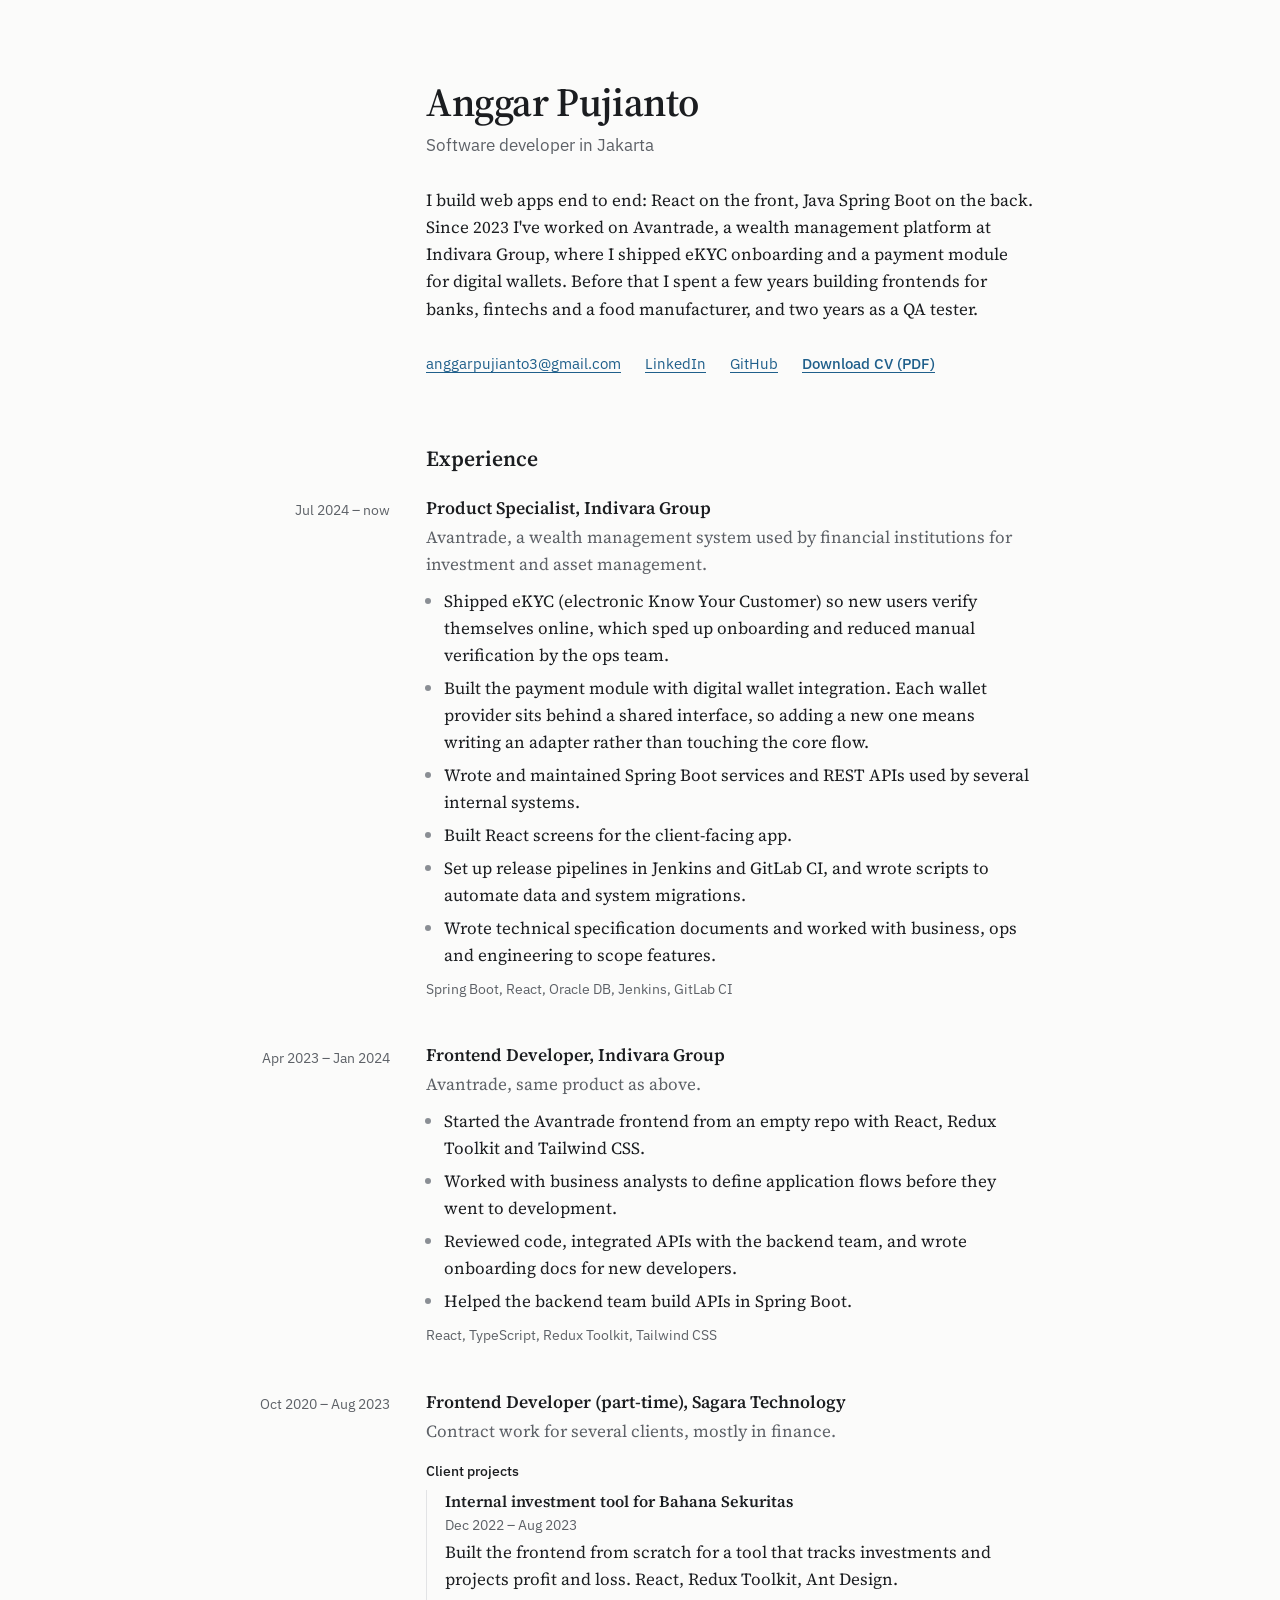
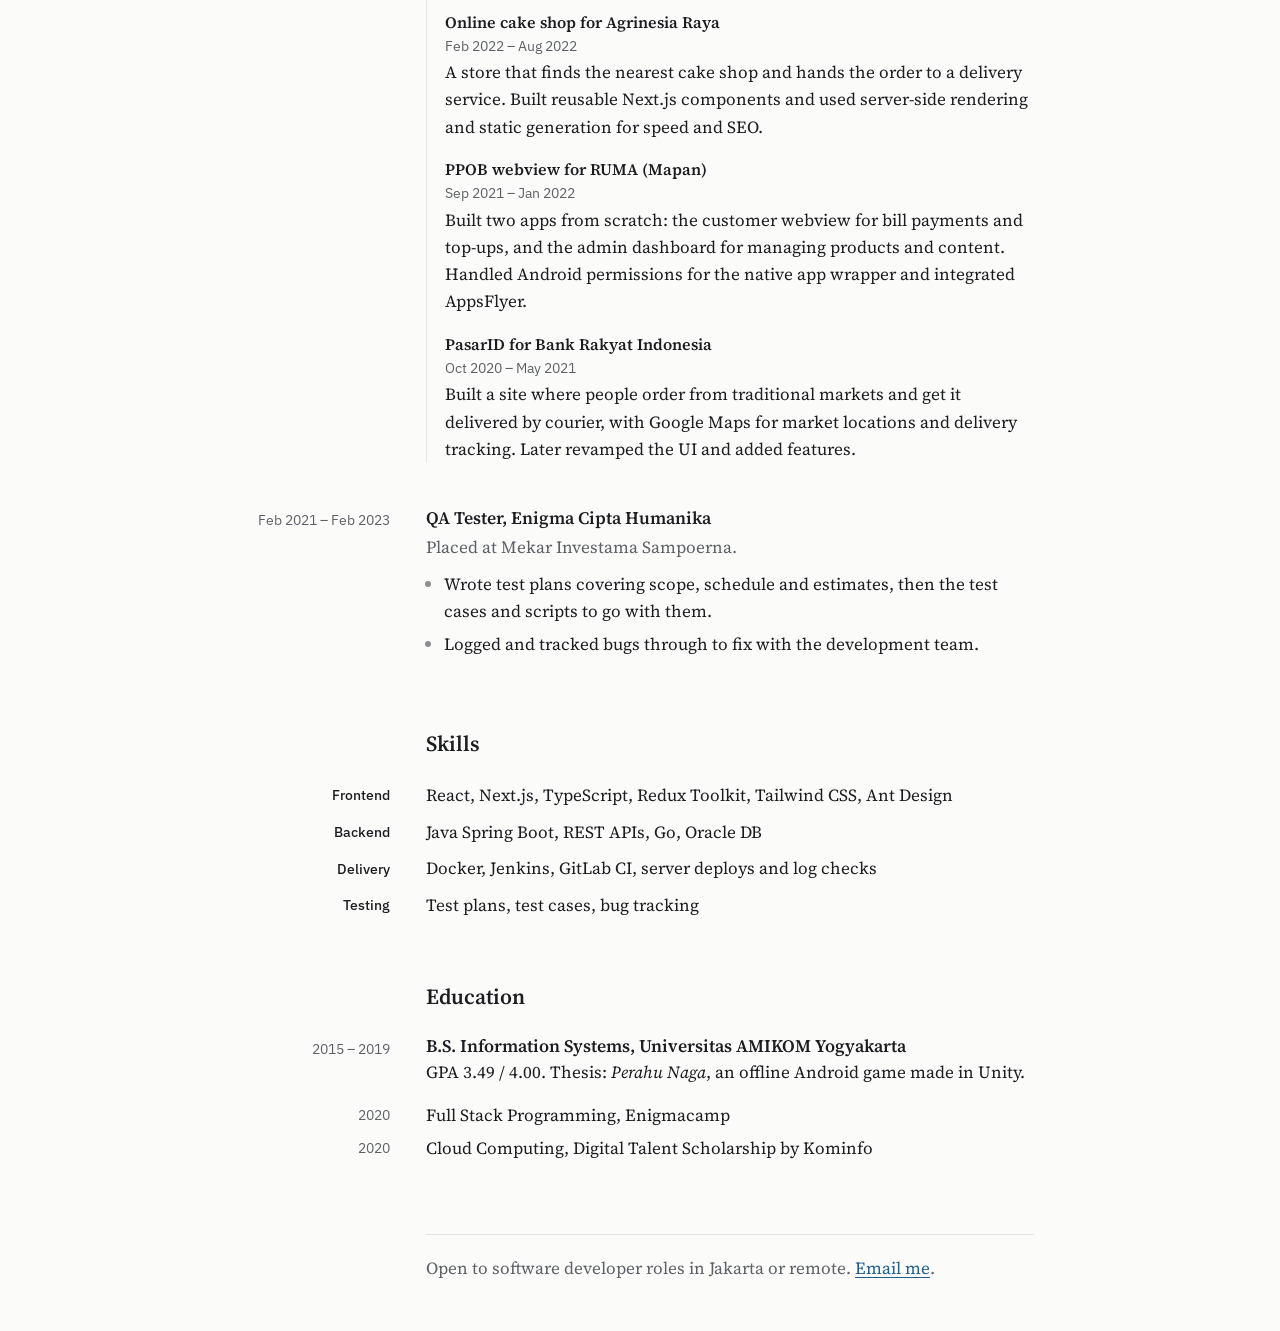
<file: index.html>
<!doctype html>
<html lang="en">
<head>
  <meta charset="utf-8">
  <meta name="viewport" content="width=device-width, initial-scale=1">
  <title>Anggar Pujianto · Software Developer</title>
  <meta name="description" content="Anggar Pujianto, software developer in Jakarta. React and Spring Boot, mostly on wealth management and payment systems.">
  <link rel="canonical" href="https://anggaaaaaaaaaaar.github.io/portfolio/">
  <link rel="icon" href="assets/favicon.svg" type="image/svg+xml">
  <meta property="og:type" content="website">
  <meta property="og:title" content="Anggar Pujianto · Software Developer">
  <meta property="og:description" content="Software developer in Jakarta. React and Spring Boot, mostly on wealth management and payment systems.">
  <meta property="og:url" content="https://anggaaaaaaaaaaar.github.io/portfolio/">
  <meta property="og:image" content="https://anggaaaaaaaaaaar.github.io/portfolio/assets/og.png">
  <meta property="og:image:width" content="1200">
  <meta property="og:image:height" content="630">
  <meta name="twitter:card" content="summary_large_image">
  <link rel="preconnect" href="https://fonts.googleapis.com">
  <link rel="preconnect" href="https://fonts.gstatic.com" crossorigin>
  <link rel="stylesheet" href="https://fonts.googleapis.com/css2?family=IBM+Plex+Sans:wght@400;500;600&family=Source+Serif+4:ital,opsz,wght@0,8..60,400;0,8..60,600;1,8..60,400&display=swap">
  <link rel="stylesheet" href="assets/style.css">
</head>
<body>
  <header class="intro">
    <h1>Anggar Pujianto</h1>
    <p class="role">Software developer in Jakarta</p>
    <p>
      I build web apps end to end: React on the front, Java Spring Boot on the back.
      Since 2023 I've worked on Avantrade, a wealth management platform at Indivara Group,
      where I shipped eKYC onboarding and a payment module for digital wallets.
      Before that I spent a few years building frontends for banks, fintechs and a food
      manufacturer, and two years as a QA tester.
    </p>
    <ul class="links">
      <li><a href="mailto:anggarpujianto3@gmail.com">anggarpujianto3@gmail.com</a></li>
      <li><a href="https://www.linkedin.com/in/anggar-pujianto-511569275" data-print="linkedin.com/in/anggar-pujianto-511569275">LinkedIn</a></li>
      <li><a href="https://github.com/anggaaaaaaaaaaar" data-print="github.com/anggaaaaaaaaaaar">GitHub</a></li>
      <li class="cv"><a href="assets/Anggar-Pujianto-CV.pdf" download>Download CV (PDF)</a></li>
    </ul>
  </header>

  <main>
    <section aria-labelledby="exp">
      <h2 id="exp">Experience</h2>

      <article class="row job">
        <p class="when">Jul 2024 – now</p>
        <div>
          <h3>Product Specialist, Indivara Group</h3>
          <p class="what">Avantrade, a wealth management system used by financial institutions for investment and asset management.</p>
          <ul>
            <li>Shipped eKYC (electronic Know Your Customer) so new users verify themselves online, which sped up onboarding and reduced manual verification by the ops team.</li>
            <li>Built the payment module with digital wallet integration. Each wallet provider sits behind a shared interface, so adding a new one means writing an adapter rather than touching the core flow.</li>
            <li>Wrote and maintained Spring Boot services and REST APIs used by several internal systems.</li>
            <li>Built React screens for the client-facing app.</li>
            <li>Set up release pipelines in Jenkins and GitLab CI, and wrote scripts to automate data and system migrations.</li>
            <li>Wrote technical specification documents and worked with business, ops and engineering to scope features.</li>
          </ul>
          <p class="stack">Spring Boot, React, Oracle DB, Jenkins, GitLab CI</p>
        </div>
      </article>

      <article class="row job">
        <p class="when">Apr 2023 – Jan 2024</p>
        <div>
          <h3>Frontend Developer, Indivara Group</h3>
          <p class="what">Avantrade, same product as above.</p>
          <ul>
            <li>Started the Avantrade frontend from an empty repo with React, Redux Toolkit and Tailwind CSS.</li>
            <li>Worked with business analysts to define application flows before they went to development.</li>
            <li>Reviewed code, integrated APIs with the backend team, and wrote onboarding docs for new developers.</li>
            <li>Helped the backend team build APIs in Spring Boot.</li>
          </ul>
          <p class="stack">React, TypeScript, Redux Toolkit, Tailwind CSS</p>
        </div>
      </article>

      <article class="row job">
        <p class="when">Oct 2020 – Aug 2023</p>
        <div>
          <h3>Frontend Developer (part-time), Sagara Technology</h3>
          <p class="what">Contract work for several clients, mostly in finance.</p>
          <p class="sub">Client projects</p>
          <ul class="projects">
            <li>
              <h4>Internal investment tool for Bahana Sekuritas</h4>
              <p class="when">Dec 2022 – Aug 2023</p>
              <p>Built the frontend from scratch for a tool that tracks investments and projects profit and loss. React, Redux Toolkit, Ant Design.</p>
            </li>
            <li>
              <h4>Online cake shop for Agrinesia Raya</h4>
              <p class="when">Feb 2022 – Aug 2022</p>
              <p>A store that finds the nearest cake shop and hands the order to a delivery service. Built reusable Next.js components and used server-side rendering and static generation for speed and SEO.</p>
            </li>
            <li>
              <h4>PPOB webview for RUMA (Mapan)</h4>
              <p class="when">Sep 2021 – Jan 2022</p>
              <p>Built two apps from scratch: the customer webview for bill payments and top-ups, and the admin dashboard for managing products and content. Handled Android permissions for the native app wrapper and integrated AppsFlyer.</p>
            </li>
            <li>
              <h4>PasarID for Bank Rakyat Indonesia</h4>
              <p class="when">Oct 2020 – May 2021</p>
              <p>Built a site where people order from traditional markets and get it delivered by courier, with Google Maps for market locations and delivery tracking. Later revamped the UI and added features.</p>
            </li>
          </ul>
        </div>
      </article>

      <article class="row job">
        <p class="when">Feb 2021 – Feb 2023</p>
        <div>
          <h3>QA Tester, Enigma Cipta Humanika</h3>
          <p class="what">Placed at Mekar Investama Sampoerna.</p>
          <ul>
            <li>Wrote test plans covering scope, schedule and estimates, then the test cases and scripts to go with them.</li>
            <li>Logged and tracked bugs through to fix with the development team.</li>
          </ul>
        </div>
      </article>
    </section>

    <section aria-labelledby="skills">
      <h2 id="skills">Skills</h2>
      <dl class="skills">
        <div class="row"><dt>Frontend</dt><dd>React, Next.js, TypeScript, Redux Toolkit, Tailwind CSS, Ant Design</dd></div>
        <div class="row"><dt>Backend</dt><dd>Java Spring Boot, REST APIs, Go, Oracle DB</dd></div>
        <div class="row"><dt>Delivery</dt><dd>Docker, Jenkins, GitLab CI, server deploys and log checks</dd></div>
        <div class="row"><dt>Testing</dt><dd>Test plans, test cases, bug tracking</dd></div>
      </dl>
    </section>

    <section aria-labelledby="edu">
      <h2 id="edu">Education</h2>
      <div class="row degree">
        <p class="when">2015 – 2019</p>
        <div>
          <h3>B.S. Information Systems, Universitas AMIKOM Yogyakarta</h3>
          <p>GPA 3.49 / 4.00. Thesis: <i>Perahu Naga</i>, an offline Android game made in Unity.</p>
        </div>
      </div>
      <div class="row course">
        <p class="when">2020</p>
        <p>Full Stack Programming, Enigmacamp</p>
      </div>
      <div class="row course">
        <p class="when">2020</p>
        <p>Cloud Computing, Digital Talent Scholarship by Kominfo</p>
      </div>
    </section>
  </main>

  <footer>
    <p>Open to software developer roles in Jakarta or remote. <a href="mailto:anggarpujianto3@gmail.com">Email me</a>.</p>
  </footer>
</body>
</html>
</file>
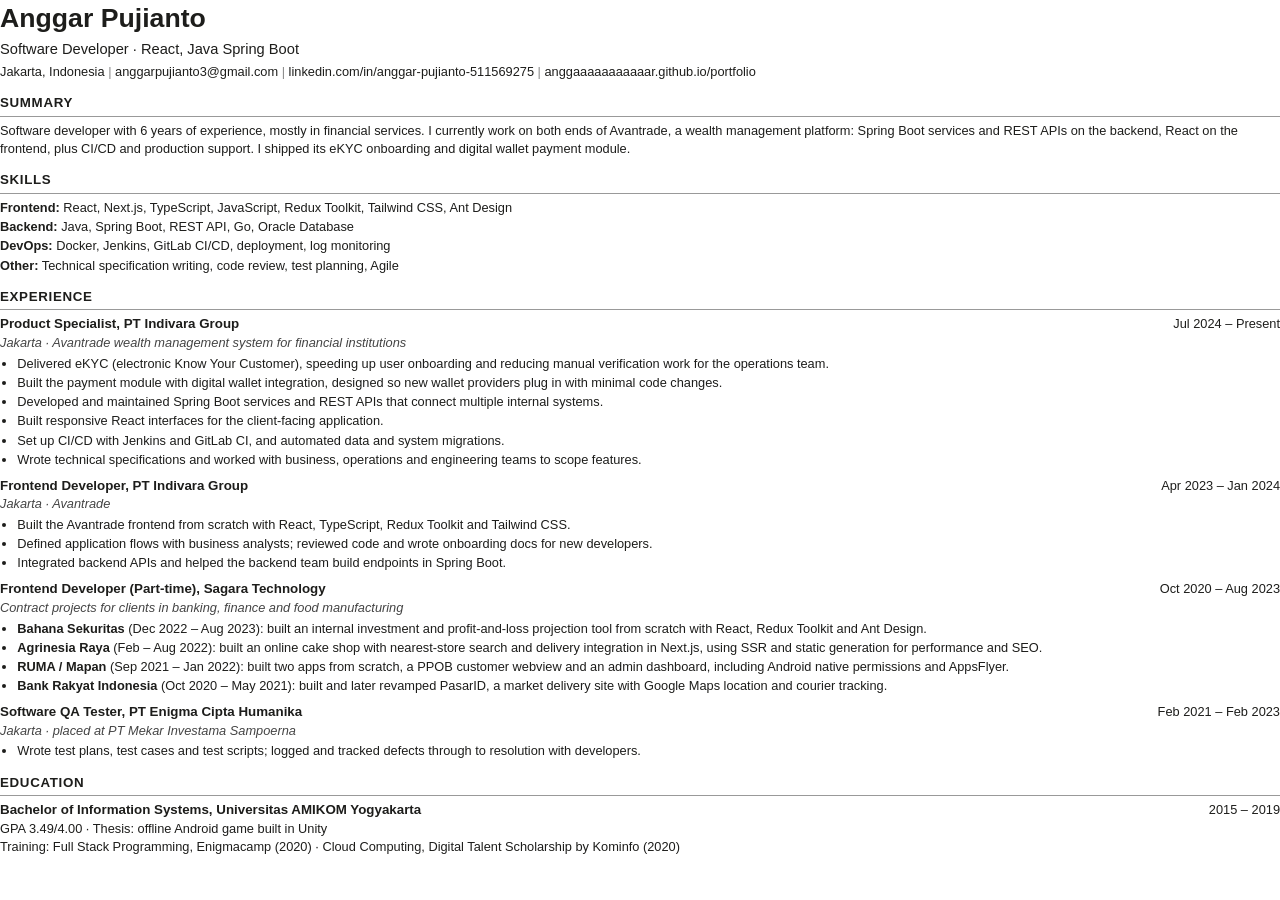
<file: cv.html>
<!doctype html>
<html lang="en">
<head>
  <meta charset="utf-8">
  <title>Anggar Pujianto - CV</title>
  <meta name="robots" content="noindex">
  <!-- Source for assets/Anggar-Pujianto-CV.pdf. Kept to one column and plain
       headings so applicant tracking systems read it in order. -->
  <style>
    @page { size: A4; margin: 13mm 15mm; }
    * { box-sizing: border-box; }
    body {
      margin: 0;
      color: #1d1d1b;
      font: 9.6pt/1.4 Arial, "Helvetica Neue", Helvetica, sans-serif;
    }
    h1 { font-size: 20pt; margin: 0; }
    .title { font-size: 11pt; margin: 1pt 0 3pt; }
    .contact { margin: 0; }
    .contact span + span::before { content: " | "; color: #888; }
    a { color: inherit; text-decoration: none; }
    h2 {
      font-size: 10pt;
      text-transform: uppercase;
      letter-spacing: .05em;
      margin: 10pt 0 4pt;
      padding-bottom: 2pt;
      border-bottom: 1px solid #999;
    }
    p { margin: 0; }
    .row { display: flex; justify-content: space-between; gap: 8pt; }
    h3 { font-size: 10pt; margin: 0; }
    .date { white-space: nowrap; }
    .job { margin-bottom: 6pt; break-inside: avoid; }
    .sub { font-style: italic; color: #444; }
    ul { margin: 2pt 0 0; padding-left: 13pt; }
    li { margin-bottom: 1pt; }
    .skills p { margin-bottom: 1pt; }
  </style>
</head>
<body>
  <h1>Anggar Pujianto</h1>
  <p class="title">Software Developer · React, Java Spring Boot</p>
  <p class="contact">
    <span>Jakarta, Indonesia</span>
    <span class="phone" hidden></span>
    <span><a href="mailto:anggarpujianto3@gmail.com">anggarpujianto3@gmail.com</a></span>
    <span><a href="https://www.linkedin.com/in/anggar-pujianto-511569275">linkedin.com/in/anggar-pujianto-511569275</a></span>
    <span><a href="https://anggaaaaaaaaaaar.github.io/portfolio/">anggaaaaaaaaaaar.github.io/portfolio</a></span>
  </p>

  <h2>Summary</h2>
  <p>
    Software developer with 6 years of experience, mostly in financial services. I currently work on
    both ends of Avantrade, a wealth management platform: Spring Boot services and REST APIs on the
    backend, React on the frontend, plus CI/CD and production support. I shipped its eKYC onboarding
    and digital wallet payment module.
  </p>

  <h2>Skills</h2>
  <div class="skills">
    <p><b>Frontend:</b> React, Next.js, TypeScript, JavaScript, Redux Toolkit, Tailwind CSS, Ant Design</p>
    <p><b>Backend:</b> Java, Spring Boot, REST API, Go, Oracle Database</p>
    <p><b>DevOps:</b> Docker, Jenkins, GitLab CI/CD, deployment, log monitoring</p>
    <p><b>Other:</b> Technical specification writing, code review, test planning, Agile</p>
  </div>

  <h2>Experience</h2>

  <div class="job">
    <div class="row"><h3>Product Specialist, PT Indivara Group</h3><span class="date">Jul 2024 – Present</span></div>
    <p class="sub">Jakarta · Avantrade wealth management system for financial institutions</p>
    <ul>
      <li>Delivered eKYC (electronic Know Your Customer), speeding up user onboarding and reducing manual verification work for the operations team.</li>
      <li>Built the payment module with digital wallet integration, designed so new wallet providers plug in with minimal code changes.</li>
      <li>Developed and maintained Spring Boot services and REST APIs that connect multiple internal systems.</li>
      <li>Built responsive React interfaces for the client-facing application.</li>
      <li>Set up CI/CD with Jenkins and GitLab CI, and automated data and system migrations.</li>
      <li>Wrote technical specifications and worked with business, operations and engineering teams to scope features.</li>
    </ul>
  </div>

  <div class="job">
    <div class="row"><h3>Frontend Developer, PT Indivara Group</h3><span class="date">Apr 2023 – Jan 2024</span></div>
    <p class="sub">Jakarta · Avantrade</p>
    <ul>
      <li>Built the Avantrade frontend from scratch with React, TypeScript, Redux Toolkit and Tailwind CSS.</li>
      <li>Defined application flows with business analysts; reviewed code and wrote onboarding docs for new developers.</li>
      <li>Integrated backend APIs and helped the backend team build endpoints in Spring Boot.</li>
    </ul>
  </div>

  <div class="job">
    <div class="row"><h3>Frontend Developer (Part-time), Sagara Technology</h3><span class="date">Oct 2020 – Aug 2023</span></div>
    <p class="sub">Contract projects for clients in banking, finance and food manufacturing</p>
    <ul>
      <li><b>Bahana Sekuritas</b> (Dec 2022 – Aug 2023): built an internal investment and profit-and-loss projection tool from scratch with React, Redux Toolkit and Ant Design.</li>
      <li><b>Agrinesia Raya</b> (Feb – Aug 2022): built an online cake shop with nearest-store search and delivery integration in Next.js, using SSR and static generation for performance and SEO.</li>
      <li><b>RUMA / Mapan</b> (Sep 2021 – Jan 2022): built two apps from scratch, a PPOB customer webview and an admin dashboard, including Android native permissions and AppsFlyer.</li>
      <li><b>Bank Rakyat Indonesia</b> (Oct 2020 – May 2021): built and later revamped PasarID, a market delivery site with Google Maps location and courier tracking.</li>
    </ul>
  </div>

  <div class="job">
    <div class="row"><h3>Software QA Tester, PT Enigma Cipta Humanika</h3><span class="date">Feb 2021 – Feb 2023</span></div>
    <p class="sub">Jakarta · placed at PT Mekar Investama Sampoerna</p>
    <ul>
      <li>Wrote test plans, test cases and test scripts; logged and tracked defects through to resolution with developers.</li>
    </ul>
  </div>

  <h2>Education</h2>
  <div class="row"><h3>Bachelor of Information Systems, Universitas AMIKOM Yogyakarta</h3><span class="date">2015 – 2019</span></div>
  <p>GPA 3.49/4.00 · Thesis: offline Android game built in Unity</p>
  <p>Training: Full Stack Programming, Enigmacamp (2020) · Cloud Computing, Digital Talent Scholarship by Kominfo (2020)</p>
</body>
</html>
</file>
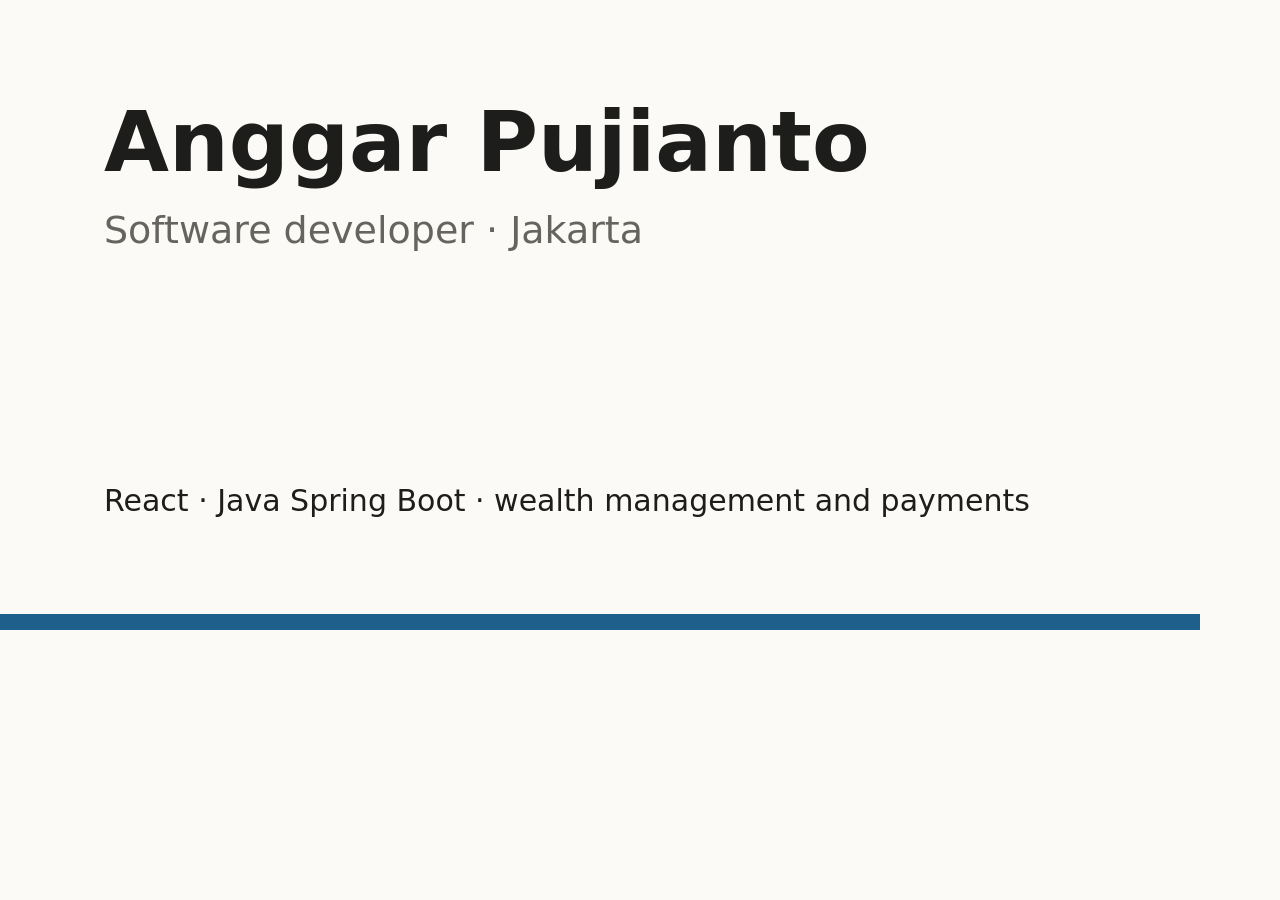
<file: scripts/og.html>
<!doctype html>
<html>
<head>
<meta charset="utf-8">
<style>
  html, body { margin: 0; width: 1200px; height: 630px; }
  body {
    box-sizing: border-box;
    padding: 96px 104px;
    background: #fbfaf7;
    color: #1d1d1b;
    font-family: system-ui, -apple-system, "Segoe UI", Roboto, sans-serif;
    display: flex;
    flex-direction: column;
    justify-content: space-between;
    border-bottom: 16px solid #1f5f8b;
  }
  h1 { font-size: 84px; margin: 0; line-height: 1.1; }
  p { margin: 20px 0 0; font-size: 38px; color: #66645e; }
  .stack { font-size: 30px; color: #1d1d1b; }
</style>
</head>
<body>
  <div>
    <h1>Anggar Pujianto</h1>
    <p>Software developer · Jakarta</p>
  </div>
  <p class="stack">React · Java Spring Boot · wealth management and payments</p>
</body>
</html>
</file>
<file: assets/style.css>
:root {
  --bg: #fbfbfa;
  --text: #1b1d20;
  --muted: #5d6167;
  --faint: #8a8e94;
  --line: #e2e3e5;
  --link: #1f5f8b;
  --rail: 9rem;
  --gap: 2.25rem;
  --serif: "Source Serif 4", Charter, "Iowan Old Style", Georgia, serif;
  --sans: "IBM Plex Sans", system-ui, -apple-system, "Segoe UI", Roboto, sans-serif;
  color-scheme: light dark;
}

@media (prefers-color-scheme: dark) {
  :root {
    --bg: #141517;
    --text: #e4e5e7;
    --muted: #a2a6ac;
    --faint: #767a80;
    --line: #2b2d31;
    --link: #8cc3e8;
  }
}

* { box-sizing: border-box; }

body {
  margin: 0 auto;
  max-width: calc(var(--rail) + var(--gap) + 38rem + 2.5rem);
  padding: 5rem 1.25rem 3rem;
  background: var(--bg);
  color: var(--text);
  font: 17px/1.6 var(--serif);
  font-optical-sizing: auto;
  -webkit-text-size-adjust: 100%;
}

h1, h2, h3, h4 { font-family: var(--serif); font-weight: 600; }
.role, .when, .stack, .links, dt { font-family: var(--sans); }

h1 { font-size: 2.5rem; line-height: 1.1; letter-spacing: -.01em; margin: 0; }
h2 { font-size: 1.35rem; line-height: 1.3; margin: 4rem 0 1.5rem; }
h3 { font-size: 1.1rem; line-height: 1.35; margin: 0; }
h4 { font-size: 1rem; line-height: 1.4; margin: 0 0 .15rem; }

p { margin: 0; }

a { color: var(--link); text-decoration-thickness: 1px; text-underline-offset: 3px; }
a:hover { text-decoration-thickness: 2px; }
a:focus-visible { outline: 2px solid var(--link); outline-offset: 3px; border-radius: 2px; }

.intro > p:not(.role) { max-width: 38rem; }
.role { color: var(--muted); font-size: 1.05rem; margin: .5rem 0 1.75rem; }

.links {
  list-style: none;
  padding: 0;
  margin: 1.75rem 0 0;
  display: flex;
  flex-wrap: wrap;
  gap: .5rem 1.5rem;
  font-size: .95rem;
}
.links .cv a { font-weight: 500; }

/* Each entry: date (or label) on the left rail, content on the right. */
.row {
  display: grid;
  grid-template-columns: var(--rail) minmax(0, 1fr);
  column-gap: var(--gap);
}
.when, dt {
  margin: 0;
  padding-top: .2rem;
  text-align: right;
  font-size: .85rem;
  line-height: 1.5;
  color: var(--muted);
  font-variant-numeric: tabular-nums;
  white-space: nowrap;
}

.job { margin-bottom: 2.75rem; }
.what { color: var(--muted); margin: .2rem 0 .6rem; }

ul { padding-left: 1.15rem; margin: .5rem 0; }
li { margin-bottom: .35rem; }
li::marker { color: var(--faint); }

.stack { font-size: .85rem; color: var(--muted); margin-top: .6rem; }

/* Sagara: one employer, several client projects grouped under it. */
.sub { font-family: var(--sans); font-size: .85rem; font-weight: 500; margin: 1rem 0 .5rem; }
.projects { list-style: none; margin: 0; padding: 0 0 0 1.1rem; border-left: 1px solid var(--line); }
.projects li { margin: 0; }
.projects li + li { margin-top: 1.1rem; }
.projects .when { text-align: left; padding: 0; margin: 0 0 .2rem; }

.skills { margin: 0; }
.skills .row + .row { margin-top: .6rem; }
dt { color: var(--text); font-weight: 500; }
dd { margin: 0; }

.degree { margin-bottom: 1rem; }
.course { margin-top: .35rem; }
.course .when { padding-top: .15rem; }

footer {
  margin-top: 4.5rem;
  padding-top: 1.25rem;
  border-top: 1px solid var(--line);
  color: var(--muted);
}

/* Desktop and print: line headings and intro up with the content column. */
@media (min-width: 48rem), print {
  .intro, h2, footer { margin-left: calc(var(--rail) + var(--gap)); }
}

@media screen and (max-width: 47.99rem) {
  body { padding-top: 3rem; font-size: 16px; }
  h1 { font-size: 2rem; }
  h2 { margin-top: 3.25rem; }
  .row { grid-template-columns: 1fr; }
  .when, dt { text-align: left; padding-top: 0; margin-bottom: .1rem; }
  .job { margin-bottom: 2.25rem; }
  .course { margin-top: .75rem; }
}

@media print {
  :root { --rail: 8.5rem; --gap: 1.5rem; }
  body { padding: 0; max-width: none; font-size: 10.5pt; background: none; color: #000; }
  a { color: inherit; text-decoration: none; }
  a[data-print] { font-size: 0; }
  a[data-print]::after { content: attr(data-print); font-size: 10pt; }
  h2 { margin-top: 1.75rem; margin-bottom: .75rem; }
  .job { margin-bottom: 1.5rem; break-inside: avoid-page; }
  .projects li { break-inside: avoid; }
  .cv, footer { display: none; }
}
</file>
